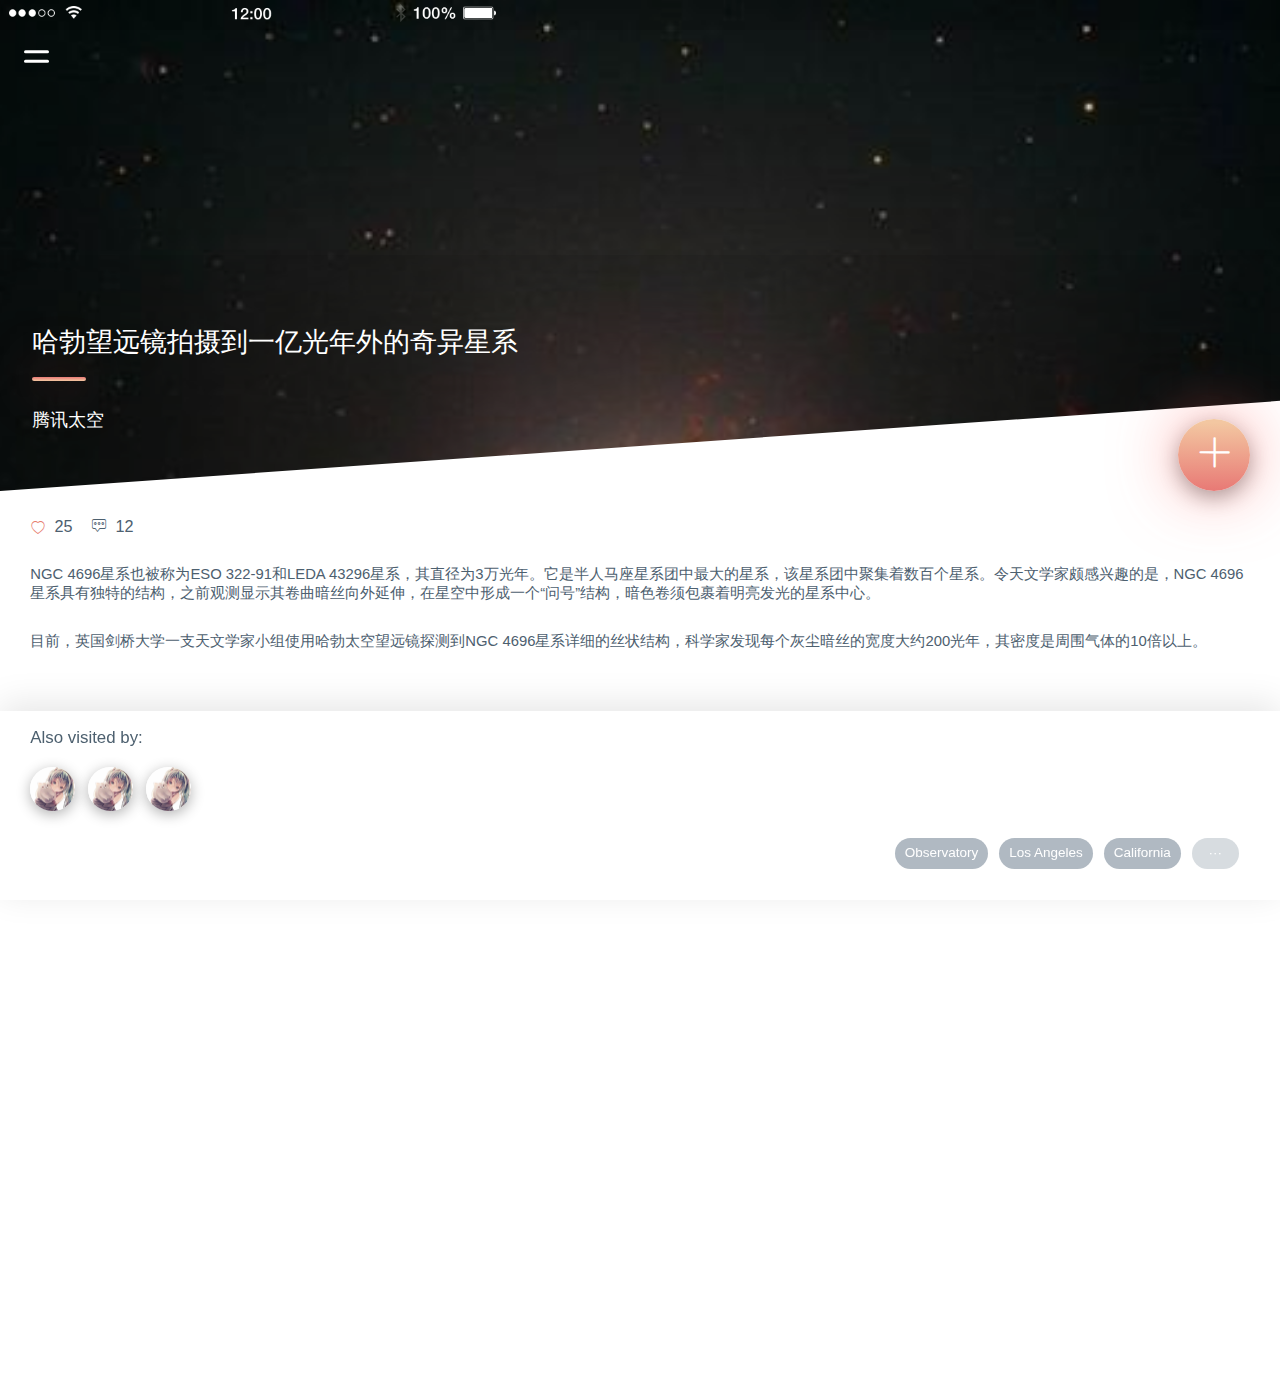
<file: index.html>
<!doctype html>
<html lang="en">
<head>
    <meta charset="UTF-8">
    <meta name="viewport"
          content="width=device-width, user-scalable=no, initial-scale=1.0, maximum-scale=1.0, minimum-scale=1.0">
    <meta http-equiv="X-UA-Compatible" content="ie=edge">
    <link rel="shortcut icon" href="img/logo1.png"/>
    <link rel="stylesheet" href="css/animate.min.css">
    <link rel="stylesheet" href="css/swiper.min.css">
    <link rel="stylesheet" href="css/gjf_base.css">
    <link rel="stylesheet" href="css/iconfont.css">

    <link rel="stylesheet" href="css/index.css">

    <script src="js/swiper.animate1.0.2.min.js"></script>

    <script src="js/zepto.min.js"></script>
    <script src="js/swiper.min.js"></script>
    <script src="js/touch.min.js"></script>
    <script src="js/index.js"></script>

    <title>Document</title>
    <script type="text/javascript">

    </script>
</head>
<body>
<header id="news-h">
    <div class="header">
        <div></div>
    </div>
    <nav>
        <div class="close">
            <div>
                <p></p>
                <p></p>
            </div>
        </div>
    </nav>

</header>
<div class="h-img">
    <div>
        <div class="bg-img"></div>
        <div class="h-word">
            <h3>哈勃望远镜拍摄到一亿光年外的奇异星系</h3>
            <div class="line"></div>
            <p>腾讯太空</p>
        </div>
        <div class="xie"></div>
    </div>

</div>

<div class="content n-word">
    <div class="menu">
        <div class="fixed-c-font">
            <div class="iconfont icon-cuowu">
            </div>
        </div>
    </div>
    <div class="like">
        <div class="iconfont icon-like"></div>
        <p>25</p>
        <div class="iconfont icon-pinglun2"></div>
        <p>12</p>
    </div>
    <div class="text">
        <p>NGC 4696星系也被称为ESO 322-91和LEDA 43296星系，其直径为3万光年。它是半人马座星系团中最大的星系，该星系团中聚集着数百个星系。令天文学家颇感兴趣的是，NGC
            4696星系具有独特的结构，之前观测显示其卷曲暗丝向外延伸，在星空中形成一个“问号”结构，暗色卷须包裹着明亮发光的星系中心。</p>
        <p>目前，英国剑桥大学一支天文学家小组使用哈勃太空望远镜探测到NGC 4696星系详细的丝状结构，科学家发现每个灰尘暗丝的宽度大约200光年，其密度是周围气体的10倍以上。</p>
    </div>
</div>



<div class="fixed">
    <div class="comment">Also visited by:</div>
    <ul>
        <li>
            <div class="person">
                <div class="p-img">
                    <div></div>
                </div>
            </div>
        </li>
        <li>
            <div class="person">
                <div class="p-img">
                    <div></div>
                </div>
            </div>
        </li>
        <li>
            <div class="person">
                <div class="p-img">
                    <div></div>
                </div>
            </div>
        </li>
    </ul>
    <div class="keyword">
        <div>Observatory</div>
        <div>Los Angeles</div>
        <div>California</div>
        <div class="active">···</div>
    </div>
</div>

<div class="nav-left">
    <div class="tip">
        <p class="iconfont icon-xiaoxi2"></p>
    </div>
    <div class="nav-items">
        <ul>
            <li class="active"><i></i><a href="javascript:;">头条</a>
                <div class="count">20</div>
            </li>
            <li><i></i><a href="javascript:;">热文</a></li>
            <li><i></i><a href="javascript:;">直播</a></li>
            <li><i></i><a href="javascript:;">收藏</a>
                <div class="count">18
            </li>
            <li><i></i><a href="javascript:;">设置</a></li>
        </ul>
    </div>
    <div class="info">
        <div class="person">
            <div class="p-img">
                <div></div>
            </div>
        </div>
        <div class="name"><span>Feng-GJ</span></div>
        <div class="area"><span>山西省太原市凯通大厦</span></div>
    </div>
</div>
<div class="mask"></div>
</body>
</html>
</file>
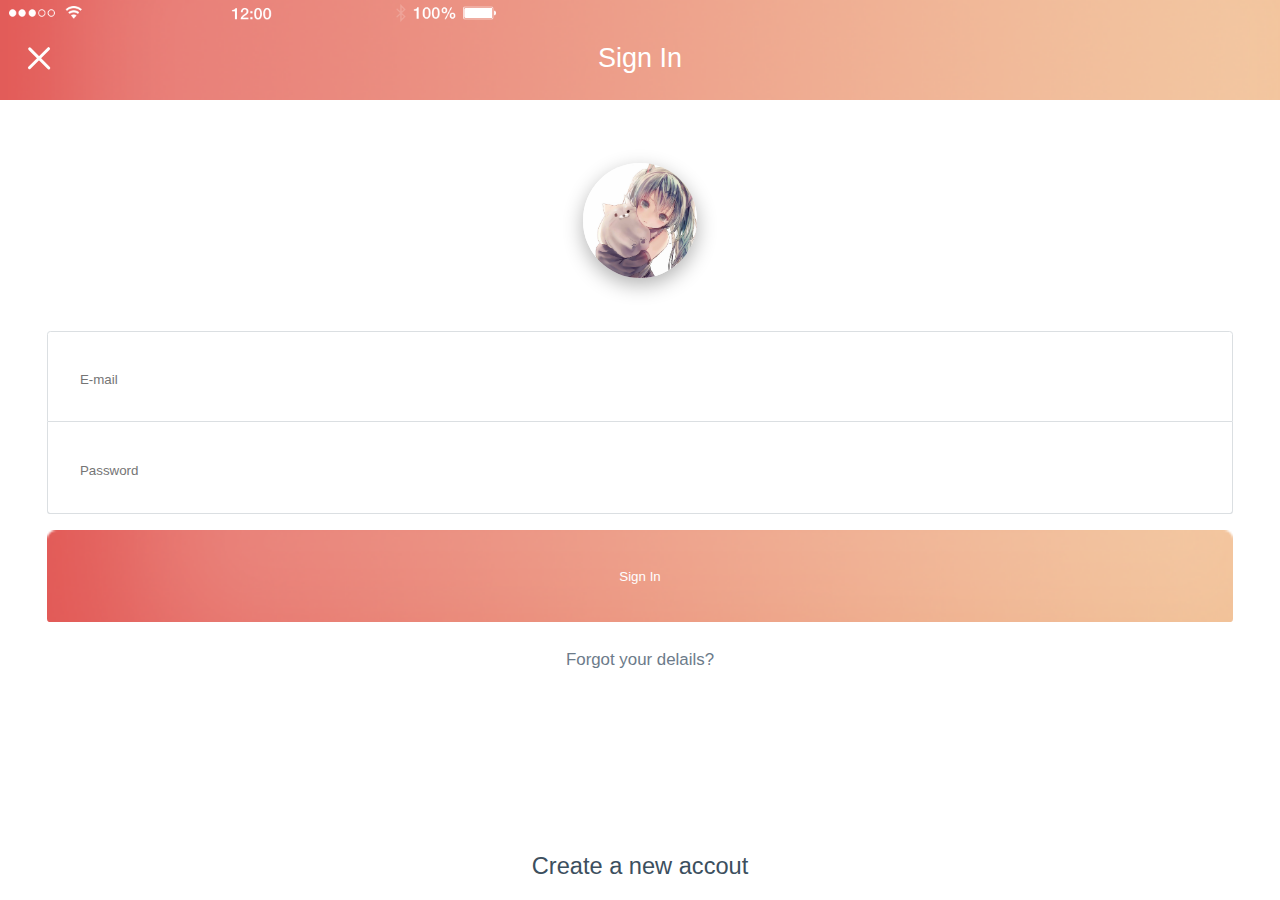
<file: login.html>
<!DOCTYPE html>
<html>
<head>
    <meta charset="utf-8">
    <meta name="viewport" content="initial-scale=1.0, maximum-scale=1.0, user-scalable=no" />


    <link rel="shortcut icon" href="img/logo1.png"/>

    <link rel="stylesheet" href="css/animate.min.css">
    <link rel="stylesheet" href="css/swiper.min.css">
    <link rel="stylesheet" href="css/gjf_base.css">
    <link rel="stylesheet" href="css/index.css">

    <script src="js/swiper.animate1.0.2.min.js"></script>

    <script src="js/zepto.min.js"></script>
    <script src="js/swiper.min.js"></script>

    <title>Document</title>
    <script type="text/javascript">
        function size (originSize,type){
            type=type||"x";
            var width=document.documentElement.clientWidth;
            var height=document.documentElement.clientHeight;
            var scale=0;
            if(type=="x"){
                scale=width/originSize*100;
            }
            else if(type=="y"){
                scale=height/originSize*100;
            }
            document.getElementsByTagName("html")[0].style.fontSize=scale+"px";
        }
        $(function () {
            size(1334,"y")
        })
    </script>
</head>
<body>
<header id="sign-h" class="h-bg">
    <div class="header">
        <div></div>
    </div>
    <nav>
        <div class="close">
            <div>
                <p></p>
                <p></p>
            </div>
        </div>
        <div class="sign-word">Sign In</div>
    </nav>
</header>
<div class="content">
        <div class="person">
            <div class="p-img"><div></div></div>
        </div>
        <form action="wait.html"id="sign"></form>
        <div class="username"><input type="text" form="sign" placeholder="E-mail"></div>
        <div class="password"><input type="password" form="sign" placeholder="Password"></div>
        <div class="btn"><input type="submit" form="sign" value="Sign In"></div>
        <div class="forget"><a href="javascript:;">Forgot your delails?</a></div>
        <div class="sign-up"><a href="javascript:;">Create a new accout</a></div>
    </div>
</body>
</html>
</file>
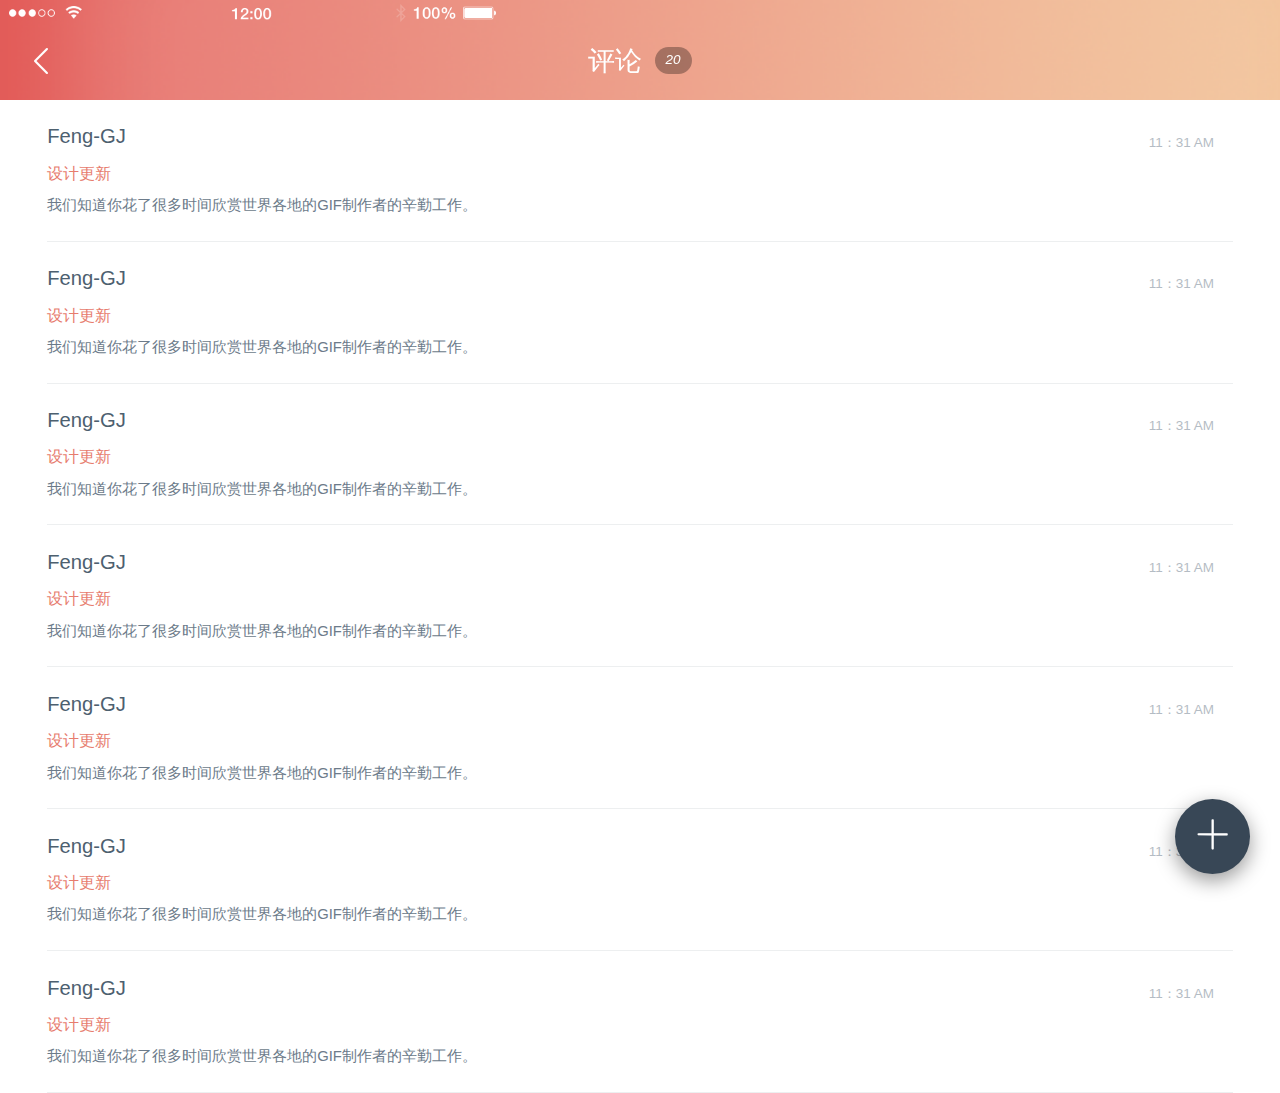
<file: message.html>
<!doctype html>
<html lang="en">
<head>
    <meta charset="UTF-8">
    <meta name="viewport"
          content="width=device-width, user-scalable=no, initial-scale=1.0, maximum-scale=1.0, minimum-scale=1.0">
    <meta http-equiv="X-UA-Compatible" content="ie=edge">
    <link rel="shortcut icon" href="img/logo1.png"/>
    <title>Document</title>
    <link rel="stylesheet" href="css/animate.min.css">
    <link rel="stylesheet" href="css/swiper.min.css">
    <link rel="stylesheet" href="css/gjf_base.css">
    <link rel="stylesheet" href="css/iconfont.css">

    <link rel="stylesheet" href="css/index.css">

    <script src="js/swiper.animate1.0.2.min.js"></script>

    <script src="js/zepto.min.js"></script>
    <script src="js/swiper.min.js"></script>
    <script src="js/touch.min.js"></script>
    <script src="js/index.js"></script>
</head>
<body>

<header class="h-bg h-fixed">
    <div class="header">
        <div></div>
    </div>
    <nav>
        <div class="close">
            <div>
                <a href="index.html" style="font-size: .5rem;color:#fff;position: absolute;top:0;"
                   class="iconfont icon-fanhuijian">
                </a>
            </div>
        </div>
        <div class="sign-word"><p>评论</p><i>20</i></div>
    </nav>
</header>
<div class="content top-position">
    <div class="message">
        <ul>
            <li>
                <div class="name">Feng-GJ</div>
                <div class="title">设计更新</div>
                <div class="con">我们知道你花了很多时间欣赏世界各地的GIF制作者的辛勤工作。</div>
                <div class="time">11：31 AM</div>
            </li>
            <li>
                <div class="name">Feng-GJ</div>
                <div class="title">设计更新</div>
                <div class="con">我们知道你花了很多时间欣赏世界各地的GIF制作者的辛勤工作。</div>
                <div class="time">11：31 AM</div>
            </li>
            <li>
                <div class="name">Feng-GJ</div>
                <div class="title">设计更新</div>
                <div class="con">我们知道你花了很多时间欣赏世界各地的GIF制作者的辛勤工作。</div>
                <div class="time">11：31 AM</div>
            </li>
            <li>
                <div class="name">Feng-GJ</div>
                <div class="title">设计更新</div>
                <div class="con">我们知道你花了很多时间欣赏世界各地的GIF制作者的辛勤工作。</div>
                <div class="time">11：31 AM</div>
            </li>
            <li>
                <div class="name">Feng-GJ</div>
                <div class="title">设计更新</div>
                <div class="con">我们知道你花了很多时间欣赏世界各地的GIF制作者的辛勤工作。</div>
                <div class="time">11：31 AM</div>
            </li>
            <li>
                <div class="name">Feng-GJ</div>
                <div class="title">设计更新</div>
                <div class="con">我们知道你花了很多时间欣赏世界各地的GIF制作者的辛勤工作。</div>
                <div class="time">11：31 AM</div>
            </li>
            <li>
                <div class="name">Feng-GJ</div>
                <div class="title">设计更新</div>
                <div class="con">我们知道你花了很多时间欣赏世界各地的GIF制作者的辛勤工作。</div>
                <div class="time">11：31 AM</div>
            </li>
        </ul>
    </div>
</div>
<div class="fixed-close">


    <div class="fixed-c-font">
        <div class="iconfont icon-cuowu">
        </div>
    </div>
    <ul>
        <li>
            <div class="person">
                <div class="p-img">
                    <div></div>
                </div>
            </div>
        </li>
        <li>
            <div class="person">
                <div class="p-img">
                    <div></div>
                </div>
            </div>
        </li>
        <li>
            <div class="person">
                <div class="p-img">
                    <div></div>
                </div>
            </div>
        </li>
    </ul>

</div>

</body>
</html>
</file>
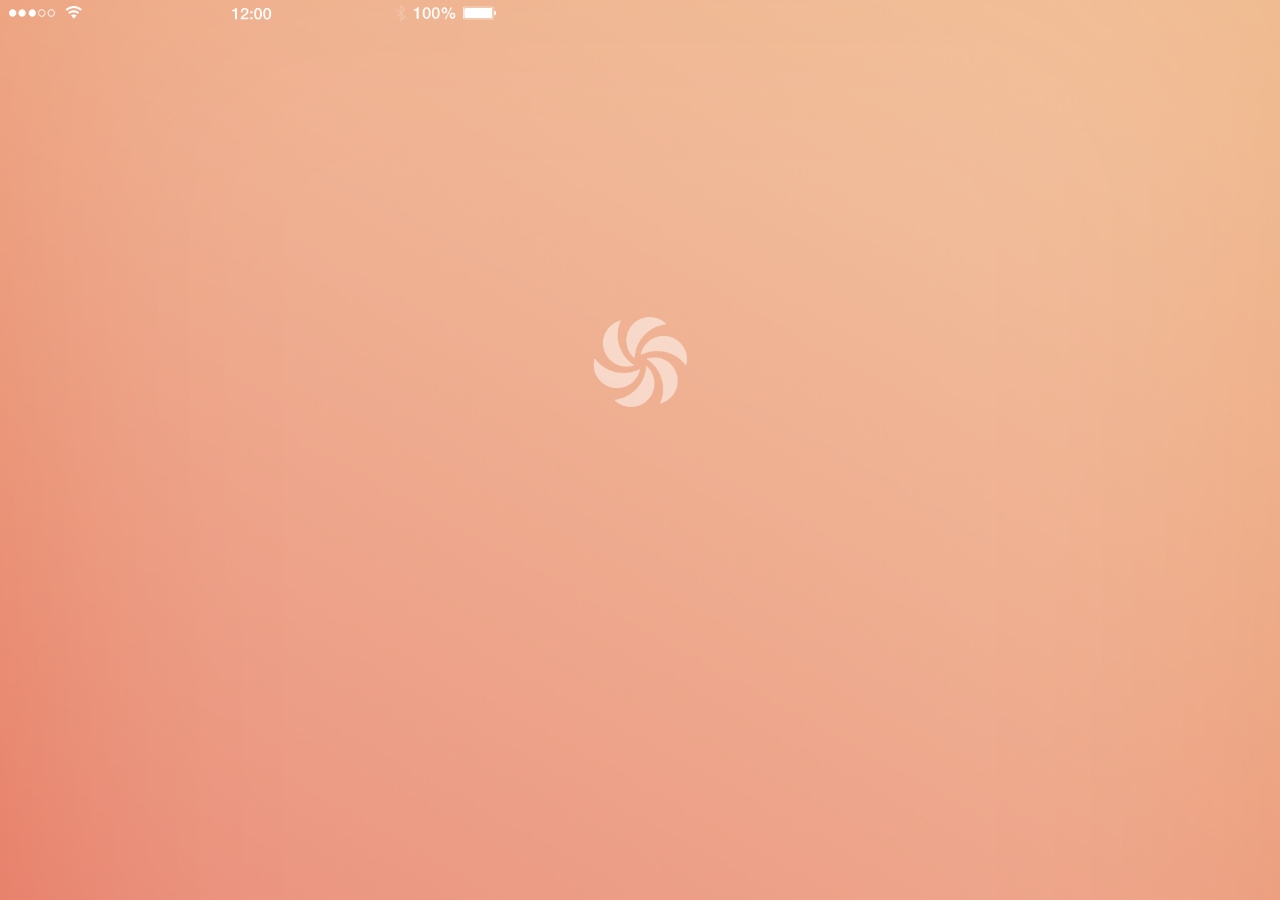
<file: wait.html>
<!doctype html>
<html lang="en">
<head>
    <meta charset="UTF-8">
    <meta name="viewport"
          content="width=device-width, user-scalable=no, initial-scale=1.0, maximum-scale=1.0, minimum-scale=1.0">
    <meta http-equiv="X-UA-Compatible" content="ie=edge">
    <title>Document</title>
    <link rel="shortcut icon" href="img/logo1.png"/>
    <link rel="stylesheet" href="css/animate.min.css">
    <link rel="stylesheet" href="css/swiper.min.css">
    <link rel="stylesheet" href="css/gjf_base.css">
    <link rel="stylesheet" href="css/iconfont.css">

    <link rel="stylesheet" href="css/index.css">

    <script src="js/swiper.animate1.0.2.min.js"></script>

    <script src="js/zepto.min.js"></script>
    <script src="js/swiper.min.js"></script>
    <script src="js/touch.min.js"></script>

    <style>

        .wait{
            width:100%;
        }
        .w-img{
            width:100%;height:100%;
            background:url("img/background.png")no-repeat  0 0;
            background-size:100%;
            position:absolute;
            left:0;top:0;
        }
        .logo{
            width:1.39rem;height:1.33rem;

            background:url("img/logo.png")no-repeat  0 0;
            background-size:100%;

            position:absolute;
            left:0;top:4.7rem;right:0;
            margin:auto;
            z-index: 9;
            animation:rotate linear 1s infinite;
        }
        @keyframes rotate{
            0%{
                transform:rotate(0deg);
            }
            100%{
                transform:rotate(360deg);
            }
        }
    </style>
</head>
<script>
    function size(originSize, type) {
        type = type || "x";
        var width = document.documentElement.clientWidth;
        var height = document.documentElement.clientHeight;
        var scale = 0;
        if (type == "x") {
            scale = width / originSize * 100;
        }
        else if (type == "y") {
            scale = height / originSize * 100;
        }
        document.getElementsByTagName("html")[0].style.fontSize = scale + "px";
    }
    $(function(){
        size(1334, "y")
    })
</script>
<body>

<header>
    <div class="header" >
        <div></div>
    </div>
    <nav>
    </nav>
</header>
<div class="wait">

    <script>
        var num=0;
        setInterval(function(){
            num++
            if(num>3){
                location.href="index.html"
            }
        },1000)
    </script>
    <div class="logo"></div>
    <div class="w-img"></div>
</div>

</body>
</html>
</file>
<file: css/gjf_base.css>
body,html,h1,h2,h3,h4,h5,h6,ul,li,span,p,a,img,input{
    margin:0;padding:0;list-style:none;;border: 0;
}
a{
    text-decoration:none;
}
body,html{
    width:100%;height:100%;
    font-family: "Helvetica Neue", Helvetica, Arial, sans-serif;
    color:#4d606f;

}
*{
    -webkit-box-sizing: border-box;
    -moz-box-sizing: border-box;
    box-sizing: border-box;
}
input{
    outline:none;
}
</file>
<file: css/iconfont.css>
@font-face {font-family: "iconfont";
  src: url('../fonts/iconfont.eot?t=1480901576021'); /* IE9*/
  src: url('../fonts/iconfont.eot?t=1480901576021#iefix') format('embedded-opentype'), /* IE6-IE8 */
  url('../fonts/iconfont.woff?t=1480901576021') format('woff'), /* chrome, firefox */
  url('../fonts/iconfont.ttf?t=1480901576021') format('truetype'), /* chrome, firefox, opera, Safari, Android, iOS 4.2+*/
  url('../fonts/iconfont.svg?t=1480901576021#iconfont') format('svg'); /* iOS 4.1- */
}

.iconfont {
  font-family:"iconfont" !important;
  font-size:.24rem;
  font-style:normal;
  -webkit-font-smoothing: antialiased;
  -webkit-text-stroke-width: 0.0002rem;
  -moz-osx-font-smoothing: grayscale;
}

.icon-fanhuijian:before { content: "\e697"; }

.icon-like:before { content: "\e65c"; }

.icon-cuowu:before { content: "\e617"; }

.icon-pinglun2:before { content: "\e64a"; }

.icon-daohang:before { content: "\e614"; }

.icon-xiaoxi2:before { content: "\e634"; }
</file>
<file: css/index.css>
header {
    width: 100%;
    position: relative;
    z-index: 9;

}

.h-fixed {
    position: fixed;
    top: 0;
    left: 0;
}

.top-position {
    position: relative;
    top: 1.48rem;
}

.h-bg {
    background: url("../img/background1.png") no-repeat 0 0;
    background-size:100% ;
}

#news-h {
    background-size: 100%;

    position: fixed;
    top: 0;
    left: 0;
}

.header {
    width: 100%;
    height: .44rem;
    padding: .06rem 0 0 0;
}

.header div {
    width: 7.22rem;
    height: .27rem;
    background: url("../img/status_bar.png") no-repeat 0 0;
    background-size: 100%;
    margin: 0 .14rem;
    line-height: .44rem;
}

#news-h .header {
    background: rgba(0, 0, 0, .1)
}

nav {
    height: 1.04rem;
    width: 100%;
    padding: 0.2rem .35rem 0;
}

nav > div {
    float: left;
}

.close {
    width: .48rem;
    height: .48rem;
    position: relative;
    opacity: 1;
    -webkit-transition: opacity 1s ease;
    -moz-transition: opacity 1s ease;
    -ms-transition: opacity 1s ease;
    -o-transition: opacity 1s ease;
    transition: opacity 1s ease;
    z-index: 9;
}

#news-h .close.active {
    opacity: 1;
}

#sign-h .close > div {
    -webkit-transform: rotateZ(45deg);
    -moz-transform: rotateZ(45deg);
    -ms-transform: rotateZ(45deg);
    -o-transform: rotateZ(45deg);
    transform: rotateZ(45deg);
}

.close div {
    width: .48rem;
    height: .48rem;

}

#sign-h .close p {
    width: .44rem;
    height: .04rem;
    -webkit-transform: translateY(.22rem);
    -moz-transform: translateY(.22rem);
    -ms-transform: translateY(.22rem);
    -o-transform: translateY(.22rem);
    transform: translateY(.22rem);
    top: 0;
}

.close p {
    display: block;
    width: .38rem;
    height: .04rem;
    background: #fff;
    position: absolute;
    left: 0;
    top: .18rem;
    border-radius: .03rem;

}

#sign-h .close p:nth-child(2) {
    -webkit-transform: translateY(.22rem) rotateZ(90deg);
    -moz-transform: translateY(.22rem) rotateZ(90deg);
    -ms-transform: translateY(.22rem) rotateZ(90deg);
    -o-transform: translateY(.22rem) rotateZ(90deg);
    transform: translateY(.22rem) rotateZ(90deg);
}

.close p:nth-child(1) {
    -webkit-transform: translateY(.07rem);
    -moz-transform: translateY(.07rem);
    -ms-transform: translateY(.07rem);
    -o-transform: translateY(.07rem);
    transform: translateY(.07rem);

}

.close p:nth-child(2) {
    -webkit-transform: translateY(-.07rem);
    -moz-transform: translateY(-.07rem);
    -ms-transform: translateY(-.07rem);
    -o-transform: translateY(-.07rem);
    transform: translateY(-.07rem);

}

.sign-word {
    color: #fff;
    font-size: .4rem;
    position: absolute;
    left: 0;
    right: 0;
    margin: auto;
    text-align: center;
}

.content {
    width: 100%;
    background: #fff;
    padding: 0 .7rem;
}

.person {
    width: 100%;
    height: 3.42rem;
    position: relative;
    padding: .94rem 0 0 0;
}

.person .p-img {
    width: 1.7rem;
    height: 1.7rem;
    position: absolute;
    left: 0;
    right: 0;
    margin: auto;

}

.p-img div {
    width: 100%;
    height: 100%;
    border-radius: 50%;
    box-shadow: 0 .1rem .3rem rgba(0, 0, 0, .3);
    background: url("../img/profile.jpg") no-repeat;
    background-size: 100%;
}

.username, .password, .btn {
    width: 100%;
    height: 1.36rem;
    border: 1px solid #dbdfe2;
    border-radius: .05rem;
    font-size: .35rem;
    padding: .47rem;
}

.username {
    border-bottom-left-radius: 0;
    border-bottom-right-radius: 0;
}

.password {
    border-top-left-radius: 0;
    border-top-right-radius: 0;
    border-top: 0
}

.btn {
    background: url("../img/sign-btn.png") no-repeat 0 0;
    background-size: 100%;
    border: 0;
    margin-top: .24rem;
    position: relative;
    padding: 0;
}

.btn input {
    width: 100%;
    height: 100%;
    background: transparent;
    color: #fff;
    position: absolute;
}

.forget {
    font-size: .25rem;
    text-align: center;
    margin-top: .41rem
}

.forget a {
    color: #6c7b8a;

}

.sign-up {
    margin-top: 2.72rem;

    font-size: .35rem;
    text-align: center;
}

.sign-up a {
    color: #3c4f5e;

}

/*新闻详情*/
#news-h {
    background: transparent;
}

.h-img {
    width: 100%;
    height: 7.29rem;
    position: absolute;
    top: 0;
    left: 0;
}

.h-img > div {
    width: 100%;
    height: 100%;
    position: absolute;
    top: 0;
    left: 0;
    overflow: hidden;

}

.h-img .bg-img {
    width: 100%;
    height: 7.29rem;
    background: url("../img/news-xq.jpeg") no-repeat 50% 0;
    background-size: 130%;
    box-shadow: 0 -3rem 5rem rgba(0, 0, 0, .5) inset;
}

.h-img .h-word {
    position: absolute;
    top: 4.8rem;
    left: .47rem;
    font-size: .4rem;
    color: #fff;
}

.h-img h3 {
    font-size: .4rem;
    font-weight: 400;
}

.h-img p {
    font-size: .26rem;
}

.line {
    width: .8rem;
    height: .06rem;
    background: linear-gradient(#e87975, #f3c7a1);
    border-radius: .03rem;
    -webkit-box-shadow: 0 0 5rem rgba(277, 96, 91, 1);
    box-shadow: 0 0 .8rem rgba(277, 96, 91, 1);
    margin: .26rem 0 .4rem 0;
}

.n-word {
    height: 100%;
    padding: 0 .45rem;
    position: absolute;
    top: 7.28rem;
}

.xie {
    border-right: 20rem solid #fff;
    border-top: 1.42rem solid transparent;
    border-bottom: 1.42rem solid transparent;
    position: absolute;
    left: 0;
    bottom: -1.40rem;
}

.like {
    width: 100%;
    height: .33rem;
    margin-top: .35rem;
}

.like div, .like p {
    font-size: .24rem;
    margin-right: .12rem;
    line-height: .33rem;
    float: left;

}

.like p {
    margin-right: .28rem;

}

.like .icon-like {
    color: #e77c6e;
}

.menu {
    width: 1.07rem;
    height: 1.07rem;
    background: linear-gradient(#f3c7a1 5%, #e87975);
    position: absolute;
    border-radius: 50%;
    box-shadow: 0 .1rem .3rem rgba(0, 0, 0, .3), 0 0 1rem rgba(277, 96, 91, .6);
    right: .44rem;
    top: -1.07rem;
}

.menu:active {
    box-shadow: inset 0 3px 8px rgba(154, 81, 74, 0.5), inset 0 -50px 37px -30px rgba(255, 222, 197, 0.07), 0 .1rem .3rem rgba(0, 0, 0, .3), 0 0 1rem rgba(277, 96, 91, .6);
}

.menu .close {
    width: .38rem;
    height: .38rem;
    position: absolute;
    left: 0;
    right: 0;
    top: 0;
    bottom: 0;
    margin: auto;
}

.menu .close > div {
    width: .38rem;
    height: .38rem;
}

.menu .close p:nth-child(1) {
    -webkit-transform: none;
    -moz-transform: none;
    -ms-transform: none;
    -o-transform: none;
    transform: none;
}

.menu .close p:nth-child(2) {
    -webkit-transform: rotateZ(90deg);
    -moz-transform: rotateZ(90deg);
    -ms-transform: rotateZ(90deg);
    -o-transform: rotateZ(90deg);
    transform: rotateZ(90deg);
}

.text p {
    font-size: .22rem;
    color: #4d606f;
    margin-top: .42rem;
}

.fixed {
    width: 100%;
    height: 2.8rem;
    background: #fff;
    position: fixed;
    bottom: 0;
    left: 0;
    padding: 0 .45rem;
    box-shadow: 0 -.1rem .5rem rgba(0, 0, 0, .1);

}

.fixed .comment {
    width: 100%;
    font-size: .25rem;
    margin-top: .25rem;
}

.fixed ul {
    margin-top: .28rem;
}

.fixed ul:before, .fixed ul:after {
    content: "";
    display: block;
}

.fixed ul:after {
    clear: both;
}

.fixed ul li {
    width: .66rem;
    height: .66rem;
    float: left;
    margin: 0 .2rem 0 0;
}

.fixed ul li .person {
    height: .66rem;
    padding: 0;
}

.fixed ul li .p-img {
    width: .66rem;
    height: .66rem;
}

.fixed .p-img div {
    box-shadow: 0 .05rem .2rem rgba(0, 0, 0, .3);
}

.keyword {
    margin-top: .40rem;
    float: right;
}

.keyword div {
    height: .45rem;
    line-height: .45rem;
    padding: 0 .15rem;
    font-size: .20rem;
    float: left;
    background: #b0b9c2;
    color: #fff;
    margin-right: .16rem;
    border-radius: .25rem;
}

.keyword div:last-child {
    padding: 0 .2rem;
}

@media screen and (min-width: 321px) {
    .keyword div:last-child {
        padding: 0 .25rem;
    }
}

.keyword .active {
    background: #d7dce0;
}

.nav-left {
    width: 80%;
    height: 100%;
    background: url("../img/Layer 657.png") no-repeat 0 0;
    background-size: 100% 100%;
    position: fixed;
    top: 0;
    left: 0;
    z-index: 99;
    -webkit-transform: translateX(-100%);
    transform: translateX(-100%);
    opacity: 0;
    -webkit-transition: all .5s ease;
    transition: all .5s ease;
}

.nav-left.active {
    -webkit-transform: translateX(0);
    transform: translateX(0);
    opacity: 1;
    -webkit-transition-delay: .1s;

    transition-delay: .1s;
}

.nav-items {
    width: 100%;
    position: absolute;
    top: 3.24rem;
    left: 0;
    padding: 0 .9rem;
}

.nav-items li {
    margin-top: .86rem;
    font-size: .44rem;
    overflow: hidden;
    width: 100%;
}

.nav-items li:first-child {
    margin: 0;
}

.nav-items li a {
    color: #fff;
    float: left;
    line-height: .6rem;
    -webkit-user-select: none;
    -moz-user-select: none;
    -ms-user-select: none;
    user-select: none;
}

.nav-items i {
    float: left;
    width: .06rem;
    height: .6rem;
    background: linear-gradient(90deg, #e87975, #f3c7a1);
    opacity: 0;
    border-radius: .03rem;
    margin-right: .41rem;
    display: none;
    -webkit-transition: opactiy 1s ease;
    transition: opactiy 1s ease;

}

.nav-items li.active i {
    opacity: 1;
    display: block;

}

.info {
    position: absolute;
    bottom: 0;
    left: 0;
    padding: 0 .81rem;
}

.info .person {
    padding: 0;
    height: .88rem;
    width: .88%;
    margin-bottom: .37rem;
}

.info .p-img {
    height: .88rem;
    width: .88rem;

}

.info .name {
    font-size: .4rem;
    color: #fff;
    margin-bottom: .22rem;

}

.info .area {
    font-size: .26rem;
    color: #bdcadb;
    margin-bottom: .59rem;

}

.count {
    margin-top: .05rem;
    margin-left: .29rem;
    width: .62rem;
    height: .5rem;
    background: #e77c6e;
    color: #fff;
    float: left;
    border-radius: .25rem;
    font-size: .24rem;
    line-height: .55rem;
    padding: 0 .15rem;
    text-align: center;
}

.tip {
    position: absolute;
    right: 1.2rem;
    top: .9rem;
    color: #EDEDED;
    font-size: .4rem;
}

.tip p {
    width: .5rem;
    height: .5rem;
    border: .01rem solid #ededed;
    border-radius: 50%;
    line-height: .5rem;
    text-align: center;
}

/*遮罩*/
.mask {
    width: 100%;
    height: 100%;
    position: fixed;
    background: rgba(0, 0, 0, .8);
    opacity: 0;
    -webkit-transition: all .5s ease;
    transition: all .5s ease;
    top: 0;
    left: 0;
}

.mask.show {
    opacity: 1;
}

/*头部消息数*/
.sign-word p {
    display: inline-block;
    vertical-align: top;

}

.sign-word i {
    margin-top: .05rem;
    margin-left: .18rem;
    border-radius: .5rem;
    vertical-align: top;
    display: inline-block;
    width: .55rem;
    height: .4rem;
    background: rgba(0, 0, 0, .3);
    font-size: .20rem;
    line-height: .4rem;
}

.message li {
    padding: .38rem 0;
    border-bottom: .01rem solid #edeff0;
    position: relative;
}
.message li .name {
    font-size: .3rem;
}

.message li .title {
    padding: .21rem 0 .17rem 0;
    font-size: .24rem;
    color: #e77c6e;
}

.message li .con {
    font-size: .22rem;
    color: #6c7b8a;
}

.message li .time {
    position: absolute;
    top: .5rem;
    right: .28rem;
    font-size: .2rem;
    color: #6c7b8a;
    opacity: .5
}

.fixed-close {
    width: 1.11rem;
    height: 1.11rem;
    border-radius: 50%;
    position: fixed;
    right: .45rem;
    bottom: .39rem;
    background: #384756;
    box-shadow: 0 .1rem .3rem rgba(0, 0, 0, .4);
}

.close div {
    width: .48rem;
    height: .48rem;

}

.fixed-close ul{
    width: 1.11rem;
    height: 1.11rem;
    position: absolute;
    top: 0;
    left: 0;
    right: 0;
    z-index: 9;
}
.fixed-close ul li {
    position: absolute;
    width: .81rem;
    height: .81rem;
    bottom: 0;
    right: 0;
    transition: all 1s ease;
    opacity: 0;
}
.fixed-close.active ul li:nth-child(1) {
    /*left: -1.41rem;*/
    opacity: 1;
    -webkit-transform:translate(-1.41rem,0) ;
    transform:translate(-1.41rem,0) ;

}
.fixed-close.active ul li:nth-child(2) {

    -webkit-transform:translate(-1.01rem,-1.01rem) ;
    transform:translate(-1.01rem,-1.01rem) ;

    opacity: 1;
    -weblit-transition-delay:.1s;
    transition-delay :.1s;
}

.fixed-close.active ul li:nth-child(3) {
    -webkit-transform:translate(0,-1.41rem) ;
    transform:translate(0,-1.41rem) ;

    opacity: 1;
    -weblit-transition-delay:.2s;
    transition-delay :.2s;

}

.fixed-close ul li .person {
    height: .81rem;
    padding: 0;
}

.fixed-close ul li .p-img {
    width: .81rem;
    height: .81rem;

}

.fixed-close ul li:nth-child(1) {
    -weblit-transition-delay:.2s;
    transition-delay :.2s;
}

.fixed-close ul li:nth-child(2) {

    -weblit-transition-delay:.1s;
    transition-delay :.1s;
}

.fixed-close ul li:nth-child(3) {

}

.fixed-c-font{
    width:.48rem;height:.48rem;
    position:absolute;
    top:0;left:.05rem;;right:0;bottom:.1rem;margin:auto;
    color:#fff;
    -webkit-transform:rotateZ(45deg);
    transform:rotateZ(45deg);
    -weblit-transition:transform 1s ease;
    transition:transform 1s ease;

}
.fixed-c-font .iconfont{
    font-size: .48rem;

}
.fixed-close.active .fixed-c-font {
    transform:rotateZ(0deg);




}
</file>
